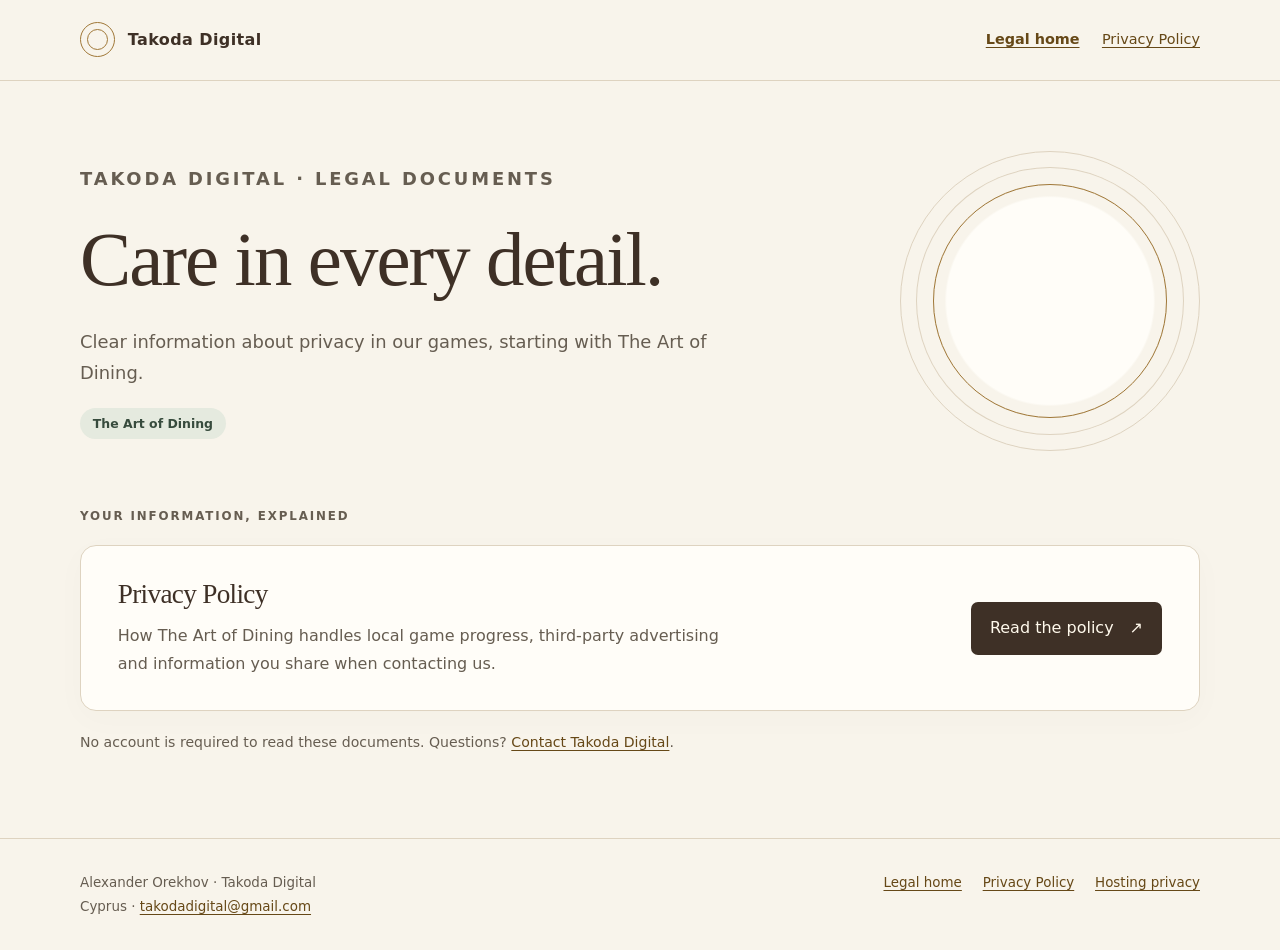
<file: index.html>
<!doctype html>
<html lang="en-GB">
<head>
<meta charset="utf-8">
<meta name="viewport" content="width=device-width, initial-scale=1">
<meta name="description" content="Privacy information and legal documents for The Art of Dining by Alexander Orekhov / Takoda Digital, Cyprus.">
<meta name="theme-color" content="#f8f4eb">
<title>Takoda Digital | Legal documents</title>
<link rel="stylesheet" href="assets/style.css">
</head>
<body>
<a class="skip-link" href="#main">Skip to content</a>
<header class="site-header"><div class="wrap header-inner"><a class="brand" href="index.html"><span class="brand-mark" aria-hidden="true"></span>Takoda Digital</a><nav class="top-nav" aria-label="Main navigation"><a href="index.html" aria-current="page">Legal home</a><a href="privacy.html">Privacy Policy</a></nav></div></header>
<main id="main" class="wrap"><section class="hero hero-grid" aria-labelledby="home-title"><div><p class="eyebrow">Takoda Digital · Legal documents</p><h1 id="home-title">Care in every detail.</h1><p>Clear information about privacy in our games, starting with The Art of Dining.</p><span class="pill">The Art of Dining</span></div><div class="ornament" aria-hidden="true"></div></section><section class="documents" aria-labelledby="documents-title"><p class="eyebrow" id="documents-title">Your information, explained</p><article class="document-card"><div><h2>Privacy Policy</h2><p>How The Art of Dining handles local game progress, third-party advertising and information you share when contacting us.</p></div><a class="button-link" href="privacy.html">Read the policy <span aria-hidden="true">↗</span></a></article><p class="note">No account is required to read these documents. Questions? <a href="mailto:takodadigital@gmail.com">Contact Takoda Digital</a>.</p></section></main>
<footer class="site-footer"><div class="wrap footer-inner"><p>Alexander Orekhov · Takoda Digital<br>Cyprus · <a href="mailto:takodadigital@gmail.com">takodadigital@gmail.com</a></p><div class="footer-links"><a href="index.html">Legal home</a><a href="privacy.html">Privacy Policy</a><a href="https://docs.github.com/en/site-policy/privacy-policies/github-general-privacy-statement">Hosting privacy</a></div></div></footer>
</body>
</html>
</file>
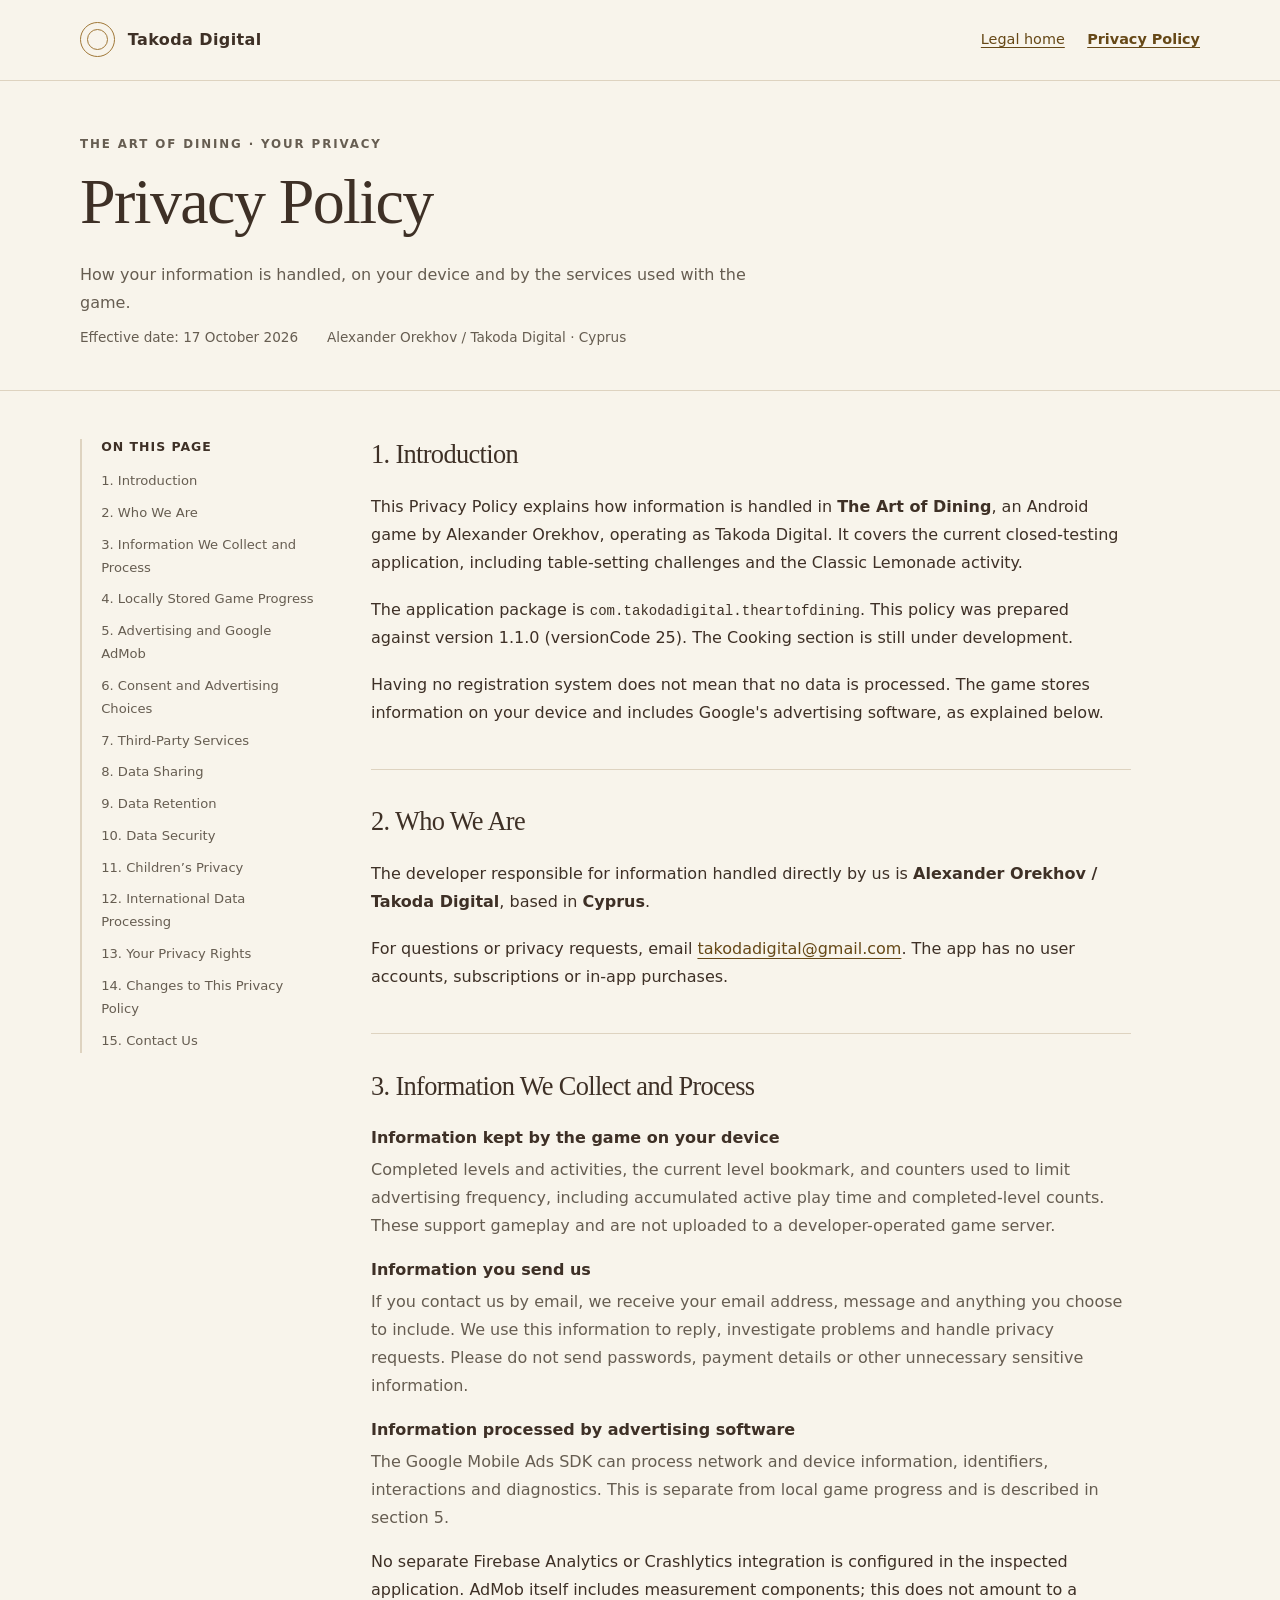
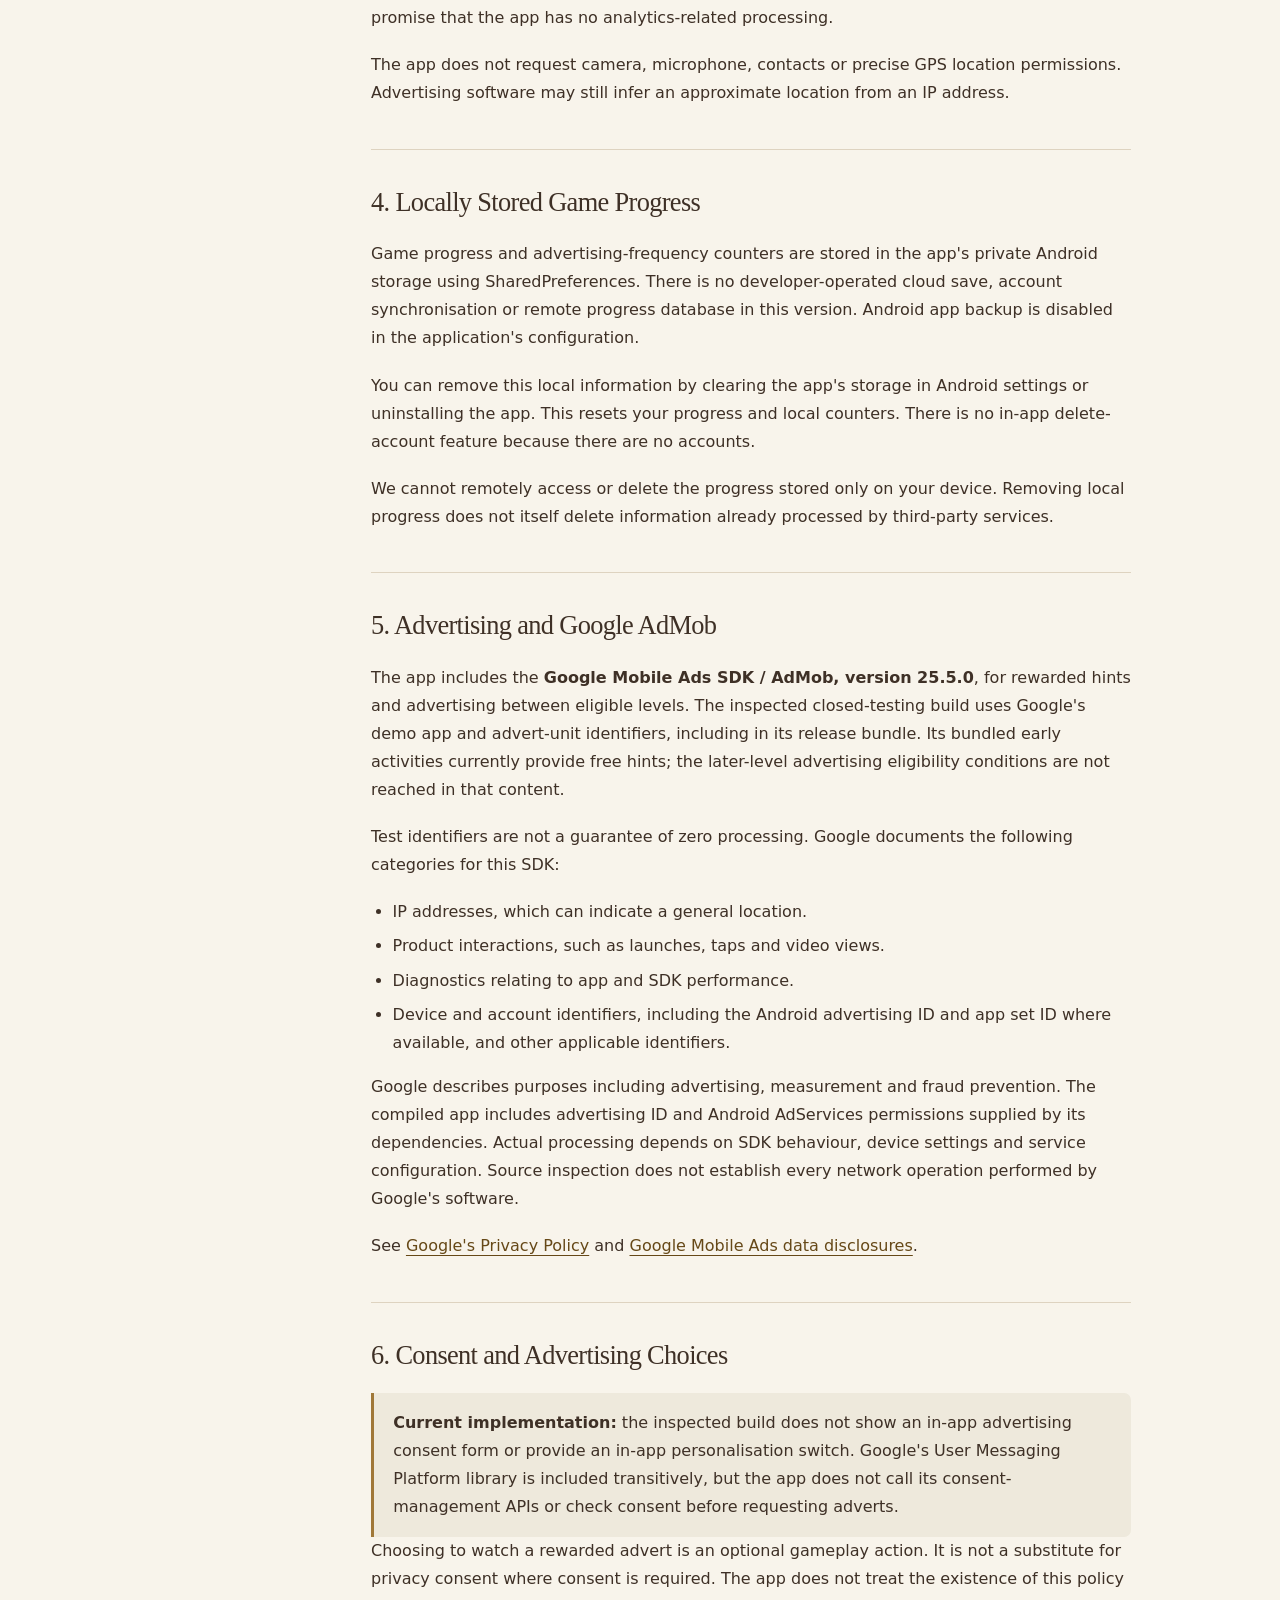
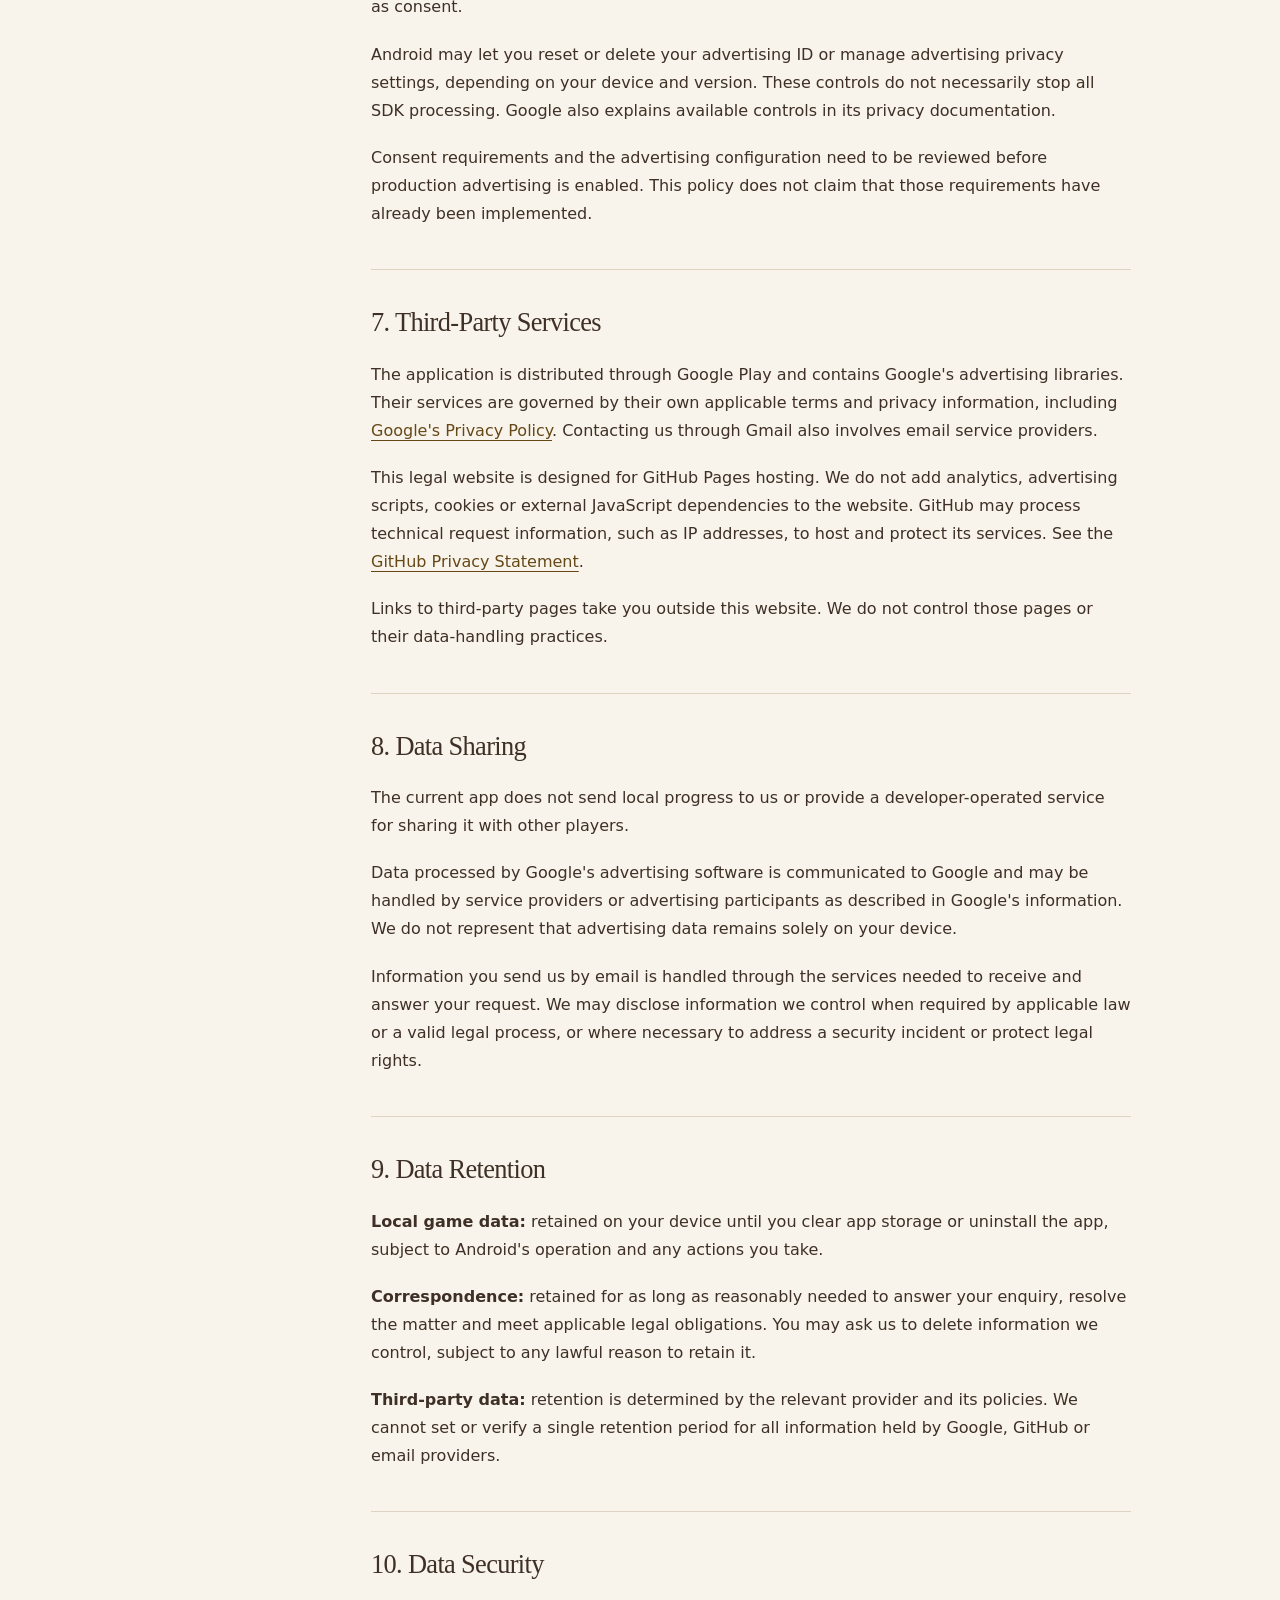
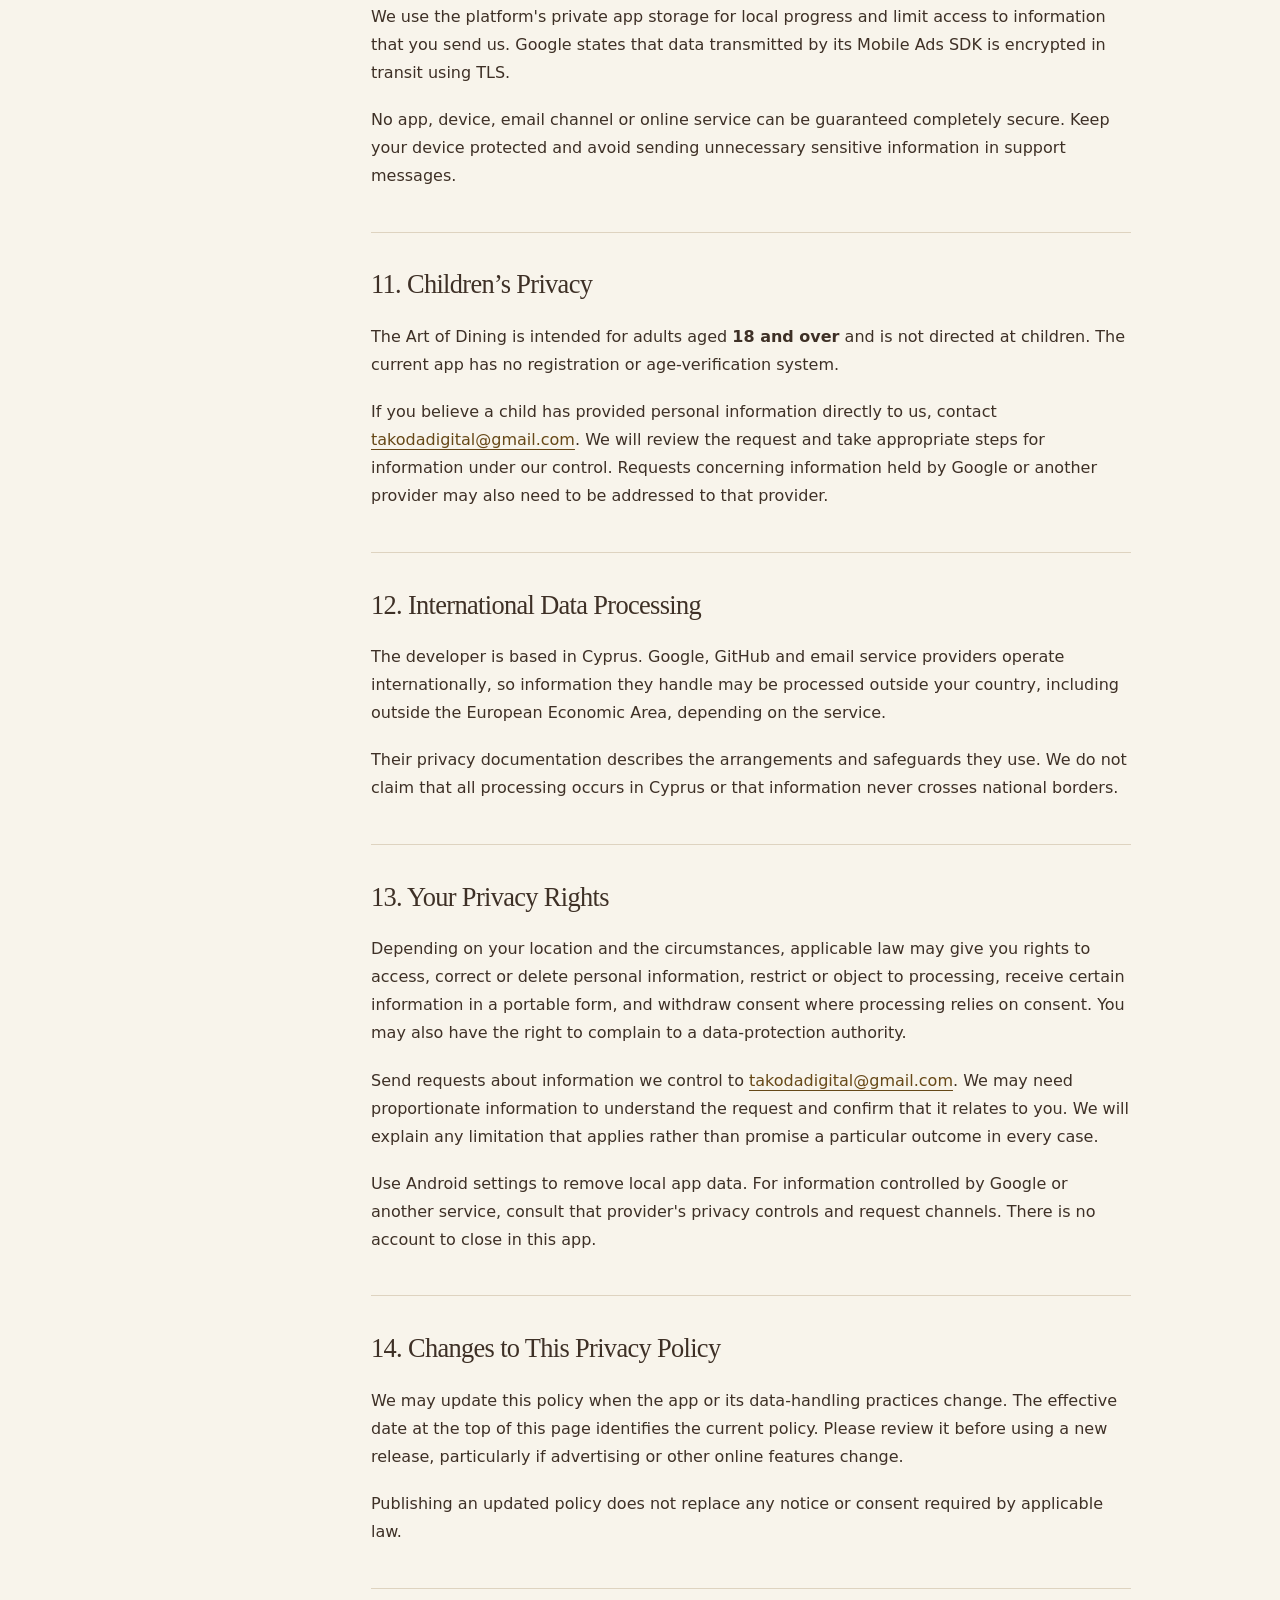
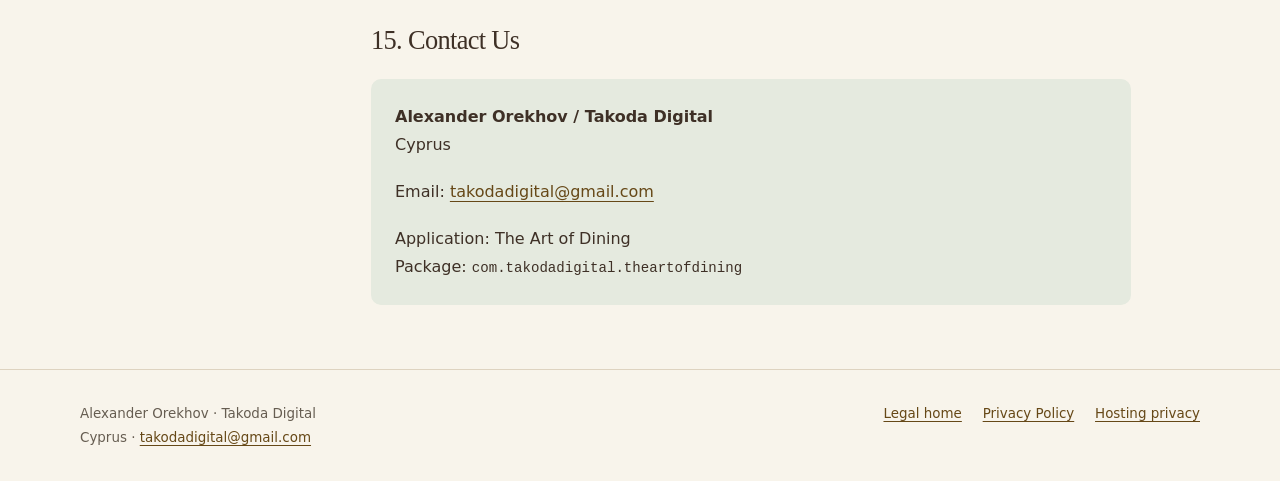
<file: privacy.html>
<!doctype html>
<html lang="en-GB">
<head>
<meta charset="utf-8">
<meta name="viewport" content="width=device-width, initial-scale=1">
<meta name="description" content="Privacy Policy for The Art of Dining. Learn about locally stored progress, Google AdMob, privacy choices and contacting Alexander Orekhov / Takoda Digital.">
<meta name="theme-color" content="#f8f4eb">
<title>Privacy Policy | The Art of Dining — Takoda Digital</title>
<link rel="stylesheet" href="assets/style.css">
</head>
<body>
<a class="skip-link" href="#main">Skip to content</a>
<header class="site-header"><div class="wrap header-inner"><a class="brand" href="index.html"><span class="brand-mark" aria-hidden="true"></span>Takoda Digital</a><nav class="top-nav" aria-label="Main navigation"><a href="index.html">Legal home</a><a href="privacy.html" aria-current="page">Privacy Policy</a></nav></div></header>
<main id="main"><div class="policy-hero"><div class="wrap"><p class="eyebrow">The Art of Dining · Your privacy</p><h1>Privacy Policy</h1><p>How your information is handled, on your device and by the services used with the game.</p><div class="meta"><span>Effective date: <time datetime="2026-10-17" data-publication-date="">17 October 2026</time></span><span>Alexander Orekhov / Takoda Digital · Cyprus</span></div></div></div><div class="wrap policy-layout"><aside class="contents" aria-labelledby="contents-title"><h2 id="contents-title">On this page</h2><ol><li><a href="#introduction">1. Introduction</a></li><li><a href="#who-we-are">2. Who We Are</a></li><li><a href="#information">3. Information We Collect and Process</a></li><li><a href="#local-progress">4. Locally Stored Game Progress</a></li><li><a href="#advertising">5. Advertising and Google AdMob</a></li><li><a href="#consent">6. Consent and Advertising Choices</a></li><li><a href="#third-parties">7. Third-Party Services</a></li><li><a href="#sharing">8. Data Sharing</a></li><li><a href="#retention">9. Data Retention</a></li><li><a href="#security">10. Data Security</a></li><li><a href="#children">11. Children’s Privacy</a></li><li><a href="#international">12. International Data Processing</a></li><li><a href="#rights">13. Your Privacy Rights</a></li><li><a href="#changes">14. Changes to This Privacy Policy</a></li><li><a href="#contact">15. Contact Us</a></li></ol></aside><article class="policy-copy" aria-label="Privacy Policy"><section id="introduction" aria-labelledby="introduction-title"><h2 id="introduction-title">1. Introduction</h2><p>This Privacy Policy explains how information is handled in <strong>The Art of Dining</strong>, an Android game by Alexander Orekhov, operating as Takoda Digital. It covers the current closed-testing application, including table-setting challenges and the Classic Lemonade activity.</p><p>The application package is <code>com.takodadigital.theartofdining</code>. This policy was prepared against version 1.1.0 (versionCode 25). The Cooking section is still under development.</p><p>Having no registration system does not mean that no data is processed. The game stores information on your device and includes Google's advertising software, as explained below.</p></section><section id="who-we-are" aria-labelledby="who-we-are-title"><h2 id="who-we-are-title">2. Who We Are</h2><p>The developer responsible for information handled directly by us is <strong>Alexander Orekhov / Takoda Digital</strong>, based in <strong>Cyprus</strong>.</p><p>For questions or privacy requests, email <a href="mailto:takodadigital@gmail.com">takodadigital@gmail.com</a>. The app has no user accounts, subscriptions or in-app purchases.</p></section><section id="information" aria-labelledby="information-title"><h2 id="information-title">3. Information We Collect and Process</h2><dl class="data-list"><div><dt>Information kept by the game on your device</dt><dd>Completed levels and activities, the current level bookmark, and counters used to limit advertising frequency, including accumulated active play time and completed-level counts. These support gameplay and are not uploaded to a developer-operated game server.</dd></div><div><dt>Information you send us</dt><dd>If you contact us by email, we receive your email address, message and anything you choose to include. We use this information to reply, investigate problems and handle privacy requests. Please do not send passwords, payment details or other unnecessary sensitive information.</dd></div><div><dt>Information processed by advertising software</dt><dd>The Google Mobile Ads SDK can process network and device information, identifiers, interactions and diagnostics. This is separate from local game progress and is described in section 5.</dd></div></dl><p>No separate Firebase Analytics or Crashlytics integration is configured in the inspected application. AdMob itself includes measurement components; this does not amount to a promise that the app has no analytics-related processing.</p><p>The app does not request camera, microphone, contacts or precise GPS location permissions. Advertising software may still infer an approximate location from an IP address.</p></section><section id="local-progress" aria-labelledby="local-progress-title"><h2 id="local-progress-title">4. Locally Stored Game Progress</h2><p>Game progress and advertising-frequency counters are stored in the app's private Android storage using SharedPreferences. There is no developer-operated cloud save, account synchronisation or remote progress database in this version. Android app backup is disabled in the application's configuration.</p><p>You can remove this local information by clearing the app's storage in Android settings or uninstalling the app. This resets your progress and local counters. There is no in-app delete-account feature because there are no accounts.</p><p>We cannot remotely access or delete the progress stored only on your device. Removing local progress does not itself delete information already processed by third-party services.</p></section><section id="advertising" aria-labelledby="advertising-title"><h2 id="advertising-title">5. Advertising and Google AdMob</h2><p>The app includes the <strong>Google Mobile Ads SDK / AdMob, version 25.5.0</strong>, for rewarded hints and advertising between eligible levels. The inspected closed-testing build uses Google's demo app and advert-unit identifiers, including in its release bundle. Its bundled early activities currently provide free hints; the later-level advertising eligibility conditions are not reached in that content.</p><p>Test identifiers are not a guarantee of zero processing. Google documents the following categories for this SDK:</p><ul><li>IP addresses, which can indicate a general location.</li><li>Product interactions, such as launches, taps and video views.</li><li>Diagnostics relating to app and SDK performance.</li><li>Device and account identifiers, including the Android advertising ID and app set ID where available, and other applicable identifiers.</li></ul><p>Google describes purposes including advertising, measurement and fraud prevention. The compiled app includes advertising ID and Android AdServices permissions supplied by its dependencies. Actual processing depends on SDK behaviour, device settings and service configuration. Source inspection does not establish every network operation performed by Google's software.</p><p>See <a href="https://policies.google.com/privacy">Google's Privacy Policy</a> and <a href="https://developers.google.com/admob/android/privacy/play-data-disclosure">Google Mobile Ads data disclosures</a>.</p></section><section id="consent" aria-labelledby="consent-title"><h2 id="consent-title">6. Consent and Advertising Choices</h2><div class="callout"><p><strong>Current implementation:</strong> the inspected build does not show an in-app advertising consent form or provide an in-app personalisation switch. Google's User Messaging Platform library is included transitively, but the app does not call its consent-management APIs or check consent before requesting adverts.</p></div><p>Choosing to watch a rewarded advert is an optional gameplay action. It is not a substitute for privacy consent where consent is required. The app does not treat the existence of this policy as consent.</p><p>Android may let you reset or delete your advertising ID or manage advertising privacy settings, depending on your device and version. These controls do not necessarily stop all SDK processing. Google also explains available controls in its privacy documentation.</p><p>Consent requirements and the advertising configuration need to be reviewed before production advertising is enabled. This policy does not claim that those requirements have already been implemented.</p></section><section id="third-parties" aria-labelledby="third-parties-title"><h2 id="third-parties-title">7. Third-Party Services</h2><p>The application is distributed through Google Play and contains Google's advertising libraries. Their services are governed by their own applicable terms and privacy information, including <a href="https://policies.google.com/privacy">Google's Privacy Policy</a>. Contacting us through Gmail also involves email service providers.</p><p>This legal website is designed for GitHub Pages hosting. We do not add analytics, advertising scripts, cookies or external JavaScript dependencies to the website. GitHub may process technical request information, such as IP addresses, to host and protect its services. See the <a href="https://docs.github.com/en/site-policy/privacy-policies/github-general-privacy-statement">GitHub Privacy Statement</a>.</p><p>Links to third-party pages take you outside this website. We do not control those pages or their data-handling practices.</p></section><section id="sharing" aria-labelledby="sharing-title"><h2 id="sharing-title">8. Data Sharing</h2><p>The current app does not send local progress to us or provide a developer-operated service for sharing it with other players.</p><p>Data processed by Google's advertising software is communicated to Google and may be handled by service providers or advertising participants as described in Google's information. We do not represent that advertising data remains solely on your device.</p><p>Information you send us by email is handled through the services needed to receive and answer your request. We may disclose information we control when required by applicable law or a valid legal process, or where necessary to address a security incident or protect legal rights.</p></section><section id="retention" aria-labelledby="retention-title"><h2 id="retention-title">9. Data Retention</h2><p><strong>Local game data:</strong> retained on your device until you clear app storage or uninstall the app, subject to Android's operation and any actions you take.</p><p><strong>Correspondence:</strong> retained for as long as reasonably needed to answer your enquiry, resolve the matter and meet applicable legal obligations. You may ask us to delete information we control, subject to any lawful reason to retain it.</p><p><strong>Third-party data:</strong> retention is determined by the relevant provider and its policies. We cannot set or verify a single retention period for all information held by Google, GitHub or email providers.</p></section><section id="security" aria-labelledby="security-title"><h2 id="security-title">10. Data Security</h2><p>We use the platform's private app storage for local progress and limit access to information that you send us. Google states that data transmitted by its Mobile Ads SDK is encrypted in transit using TLS.</p><p>No app, device, email channel or online service can be guaranteed completely secure. Keep your device protected and avoid sending unnecessary sensitive information in support messages.</p></section><section id="children" aria-labelledby="children-title"><h2 id="children-title">11. Children’s Privacy</h2><p>The Art of Dining is intended for adults aged <strong>18 and over</strong> and is not directed at children. The current app has no registration or age-verification system.</p><p>If you believe a child has provided personal information directly to us, contact <a href="mailto:takodadigital@gmail.com">takodadigital@gmail.com</a>. We will review the request and take appropriate steps for information under our control. Requests concerning information held by Google or another provider may also need to be addressed to that provider.</p></section><section id="international" aria-labelledby="international-title"><h2 id="international-title">12. International Data Processing</h2><p>The developer is based in Cyprus. Google, GitHub and email service providers operate internationally, so information they handle may be processed outside your country, including outside the European Economic Area, depending on the service.</p><p>Their privacy documentation describes the arrangements and safeguards they use. We do not claim that all processing occurs in Cyprus or that information never crosses national borders.</p></section><section id="rights" aria-labelledby="rights-title"><h2 id="rights-title">13. Your Privacy Rights</h2><p>Depending on your location and the circumstances, applicable law may give you rights to access, correct or delete personal information, restrict or object to processing, receive certain information in a portable form, and withdraw consent where processing relies on consent. You may also have the right to complain to a data-protection authority.</p><p>Send requests about information we control to <a href="mailto:takodadigital@gmail.com">takodadigital@gmail.com</a>. We may need proportionate information to understand the request and confirm that it relates to you. We will explain any limitation that applies rather than promise a particular outcome in every case.</p><p>Use Android settings to remove local app data. For information controlled by Google or another service, consult that provider's privacy controls and request channels. There is no account to close in this app.</p></section><section id="changes" aria-labelledby="changes-title"><h2 id="changes-title">14. Changes to This Privacy Policy</h2><p>We may update this policy when the app or its data-handling practices change. The effective date at the top of this page identifies the current policy. Please review it before using a new release, particularly if advertising or other online features change.</p><p>Publishing an updated policy does not replace any notice or consent required by applicable law.</p></section><section id="contact" aria-labelledby="contact-title"><h2 id="contact-title">15. Contact Us</h2><div class="contact-panel"><p><strong>Alexander Orekhov / Takoda Digital</strong><br>Cyprus</p><p>Email: <a href="mailto:takodadigital@gmail.com">takodadigital@gmail.com</a></p><p>Application: The Art of Dining<br>Package: <code>com.takodadigital.theartofdining</code></p></div></section></article></div></main>
<footer class="site-footer"><div class="wrap footer-inner"><p>Alexander Orekhov · Takoda Digital<br>Cyprus · <a href="mailto:takodadigital@gmail.com">takodadigital@gmail.com</a></p><div class="footer-links"><a href="index.html">Legal home</a><a href="privacy.html">Privacy Policy</a><a href="https://docs.github.com/en/site-policy/privacy-policies/github-general-privacy-statement">Hosting privacy</a></div></div></footer>
</body>
</html>
</file>
<file: assets/style.css>
/* Local styles only. No remote fonts, scripts or tracking assets. */
:root{color-scheme:light;--ivory:#f8f4eb;--paper:#fffdf8;--ink:#3e3026;--muted:#665d51;--gold:#a07838;--line:#ded3c0;--sage:#e5eadf;--green:#374b3d;--serif:Georgia,"Times New Roman",serif;--sans:system-ui,-apple-system,"Segoe UI",sans-serif}
*{box-sizing:border-box}html{scroll-padding-top:2rem}body{margin:0;background:var(--ivory);color:var(--ink);font:1rem/1.75 var(--sans)}a{color:#664817;text-underline-offset:.22em;text-decoration-thickness:1px}a:hover{text-decoration-thickness:2px}a:focus-visible,summary:focus-visible{outline:3px solid #48634b;outline-offset:5px;border-radius:3px}h1,h2,h3,p{margin-top:0}h1,h2,h3{line-height:1.2}h1,h2{font-family:var(--serif);font-weight:400;letter-spacing:-.025em}h1{font-size:clamp(2.55rem,6vw,4.8rem);margin-bottom:1.25rem}h2{font-size:1.7rem}h3{font-size:1.05rem}p{margin-bottom:1.2rem}ul,ol{padding-left:1.35rem}li+li{margin-top:.4rem}code{font-size:.88em;overflow-wrap:anywhere}svg{display:block}.skip-link{position:absolute;left:1rem;top:-5rem;padding:.5rem 1rem;background:white;z-index:5}.skip-link:focus{top:1rem}.wrap{width:min(1120px,calc(100% - 3rem));margin-inline:auto}.site-header{border-bottom:1px solid var(--line)}.header-inner{display:flex;align-items:center;justify-content:space-between;gap:1.5rem;padding-block:1.4rem}.brand{display:flex;gap:.8rem;align-items:center;color:var(--ink);text-decoration:none;font-weight:600;letter-spacing:.025em}.brand-mark{width:35px;height:35px;border:1px solid var(--gold);border-radius:50%;position:relative;flex-shrink:0}.brand-mark:after{content:"";position:absolute;inset:6px;border:1px solid var(--gold);border-radius:50%}.top-nav{display:flex;gap:1.4rem;font-size:.9rem}.top-nav a[aria-current=page]{font-weight:650}.eyebrow{font-size:.74rem;letter-spacing:.16em;text-transform:uppercase;font-weight:650;color:var(--muted);margin-bottom:1.2rem}.hero{padding-block:4.4rem 3.4rem}.hero p{max-width:650px;font-size:1.12rem;color:var(--muted)}.hero-grid{display:grid;grid-template-columns:1.35fr .65fr;gap:4rem;align-items:center}.ornament{width:min(300px,100%);aspect-ratio:1;justify-self:end;border:1px solid var(--line);border-radius:50%;display:grid;place-items:center;background:radial-gradient(circle,var(--paper) 49%,transparent 50%)}.ornament:before{content:"";width:78%;aspect-ratio:1;border:1px solid var(--gold);border-radius:50%;box-shadow:0 0 0 16px var(--ivory),0 0 0 17px var(--line)}.documents{padding-bottom:4rem}.document-card{display:grid;grid-template-columns:1fr auto;align-items:center;gap:2rem;padding:2rem 2.3rem;background:var(--paper);border:1px solid var(--line);border-radius:16px;box-shadow:0 8px 32px #59443206}.document-card p{margin-bottom:0;color:var(--muted);max-width:620px}.document-card h2{margin-bottom:.7rem}.pill{display:inline-block;background:var(--sage);color:var(--green);border-radius:999px;padding:.3rem .8rem;font-size:.78rem;font-weight:600;white-space:nowrap}.button-link{display:inline-flex;align-items:center;gap:1rem;background:var(--ink);color:#fff9ec;padding:.8rem 1.2rem;text-decoration:none;border-radius:7px;white-space:nowrap}.button-link:hover{background:#5a4531}.note{margin-top:1.2rem;color:var(--muted);font-size:.88rem}.policy-hero{padding-block:3.3rem 2.5rem;border-bottom:1px solid var(--line)}.policy-hero h1{font-size:clamp(2.5rem,5vw,4rem)}.policy-hero p{max-width:700px;color:var(--muted);margin-bottom:.6rem}.meta{display:flex;gap:.7rem 1.8rem;flex-wrap:wrap;font-size:.85rem;color:var(--muted)}.policy-layout{display:grid;grid-template-columns:235px minmax(0,1fr);gap:3.5rem;padding-block:3rem 4rem}.contents{align-self:start;position:sticky;top:1.5rem;border-left:2px solid var(--line);padding-left:1.2rem;font-size:.82rem}.contents h2{font:600 .78rem var(--sans);letter-spacing:.08em;text-transform:uppercase;margin-bottom:1rem}.contents ol{margin:0;padding:0;list-style:none}.contents li+li{margin-top:.55rem}.contents a{color:var(--muted);text-decoration:none}.contents a:hover{color:var(--ink);text-decoration:underline}.policy-copy{max-width:760px;min-width:0}.policy-copy section+section{margin-top:2.6rem;padding-top:2.3rem;border-top:1px solid var(--line)}.policy-copy h2{font-size:1.65rem}.callout{border-left:3px solid var(--gold);background:#eee9dc;padding:1rem 1.2rem;border-radius:0 7px 7px 0}.callout p:last-child{margin-bottom:0}.data-list{display:grid;gap:1rem}.data-list dt{font-weight:650}.data-list dd{margin:.25rem 0 0;color:var(--muted)}.contact-panel{background:var(--sage);padding:1.5rem;border-radius:10px}.contact-panel p:last-child{margin-bottom:0}.site-footer{border-top:1px solid var(--line);padding-block:2rem;color:var(--muted);font-size:.84rem}.footer-inner{display:flex;justify-content:space-between;gap:2rem}.footer-inner p{margin:0}.footer-links{display:flex;gap:1.3rem;flex-wrap:wrap}::selection{background:#e3d5b5}@media(max-width:850px){.policy-layout{grid-template-columns:1fr;gap:2.3rem}.contents{position:static;background:#eeeadd;padding:1.25rem;border:0;border-radius:10px}.contents ol{columns:2;column-gap:1.5rem}.contents li{break-inside:avoid}.hero-grid{gap:2rem}.ornament{max-width:200px}}@media(max-width:600px){.wrap{width:calc(100% - 2rem)}.header-inner{align-items:flex-start;gap:.8rem;flex-direction:column}.top-nav{gap:1.3rem}.hero{padding-block:3rem 2rem}.hero-grid{grid-template-columns:1fr}.ornament{display:none}.document-card{grid-template-columns:1fr;padding:1.5rem;gap:1.4rem}.button-link{justify-self:start}.policy-hero{padding-block:2.5rem 2rem}.policy-layout{padding-top:1.5rem}.contents ol{columns:1}.footer-inner{flex-direction:column;gap:1rem}h2{font-size:1.5rem}}@media(prefers-reduced-motion:reduce){html{scroll-behavior:auto}}@media print{body{background:white;color:black;font-size:10pt}.site-header,.contents,.skip-link,.top-nav{display:none}.wrap{width:100%}.policy-layout{display:block;padding:1rem 0}.policy-copy{max-width:none}.policy-copy section+section{margin-top:1rem;padding-top:1rem}.policy-hero{padding:0 0 1rem}.site-footer{font-size:9pt}a{color:black}.callout,.contact-panel{background:none;border:1px solid #888}}
</file>
